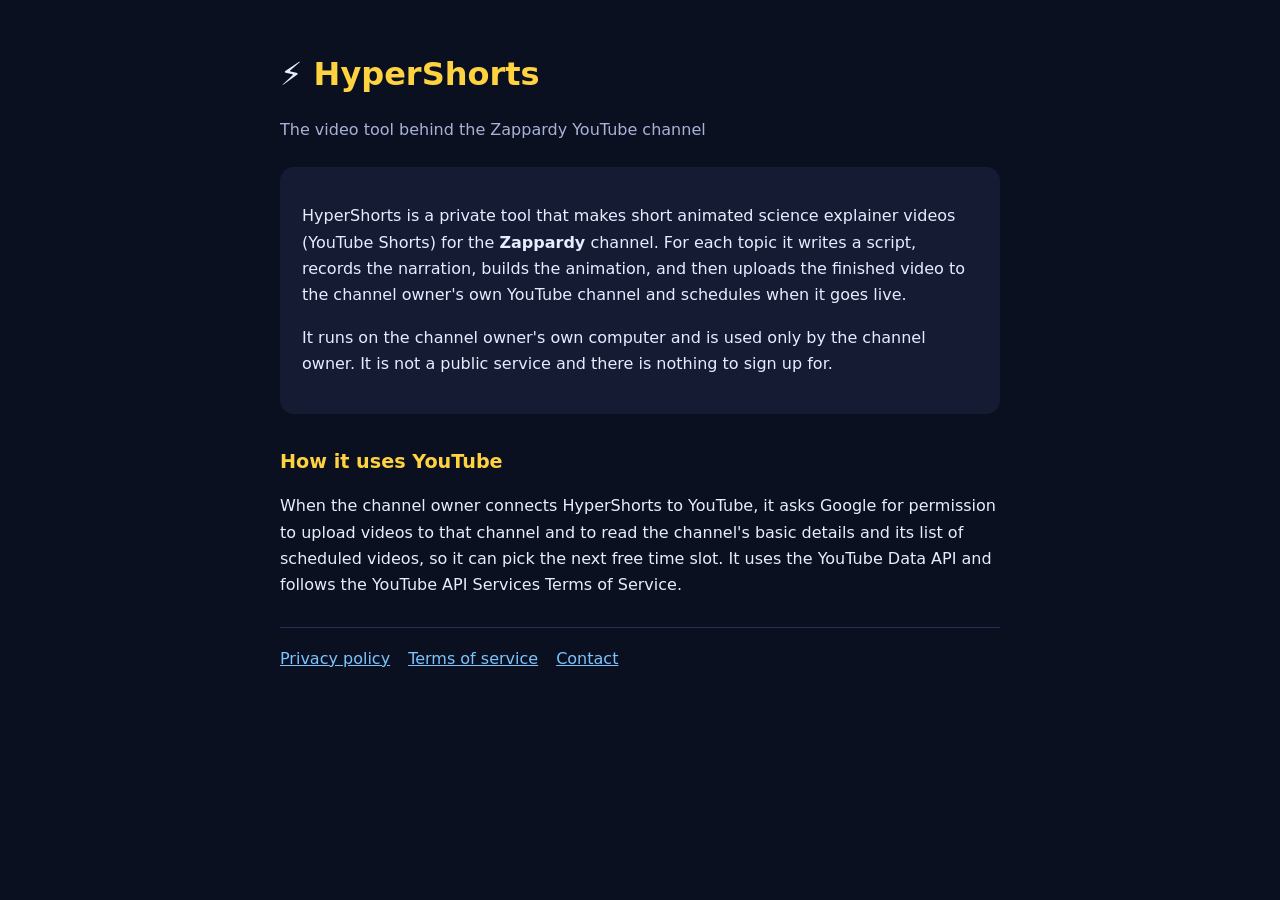
<file: index.html>
<!doctype html>
<html lang="en">
<head>
<meta charset="utf-8">
<meta name="viewport" content="width=device-width, initial-scale=1">
<title>HyperShorts</title>
<meta name="description" content="HyperShorts makes animated science explainer Shorts for the Zappardy YouTube channel.">
<link rel="stylesheet" href="style.css">
</head>
<body>
<main>
  <h1>⚡ <span>HyperShorts</span></h1>
  <p class="muted">The video tool behind the Zappardy YouTube channel</p>

  <div class="card">
    <p>HyperShorts is a private tool that makes short animated science explainer videos (YouTube Shorts) for the
    <strong>Zappardy</strong> channel. For each topic it writes a script, records the narration, builds the animation,
    and then uploads the finished video to the channel owner's own YouTube channel and schedules when it goes live.</p>
    <p>It runs on the channel owner's own computer and is used only by the channel owner. It is not a public service
    and there is nothing to sign up for.</p>
  </div>

  <h2>How it uses YouTube</h2>
  <p>When the channel owner connects HyperShorts to YouTube, it asks Google for permission to upload videos to that
  channel and to read the channel's basic details and its list of scheduled videos, so it can pick the next free time
  slot. It uses the YouTube Data API and follows the YouTube API Services Terms of Service.</p>

  <nav>
    <a href="privacy.html">Privacy policy</a>
    <a href="terms.html">Terms of service</a>
    <a href="mailto:noobkay4@gmail.com">Contact</a>
  </nav>
</main>
</body>
</html>
</file>
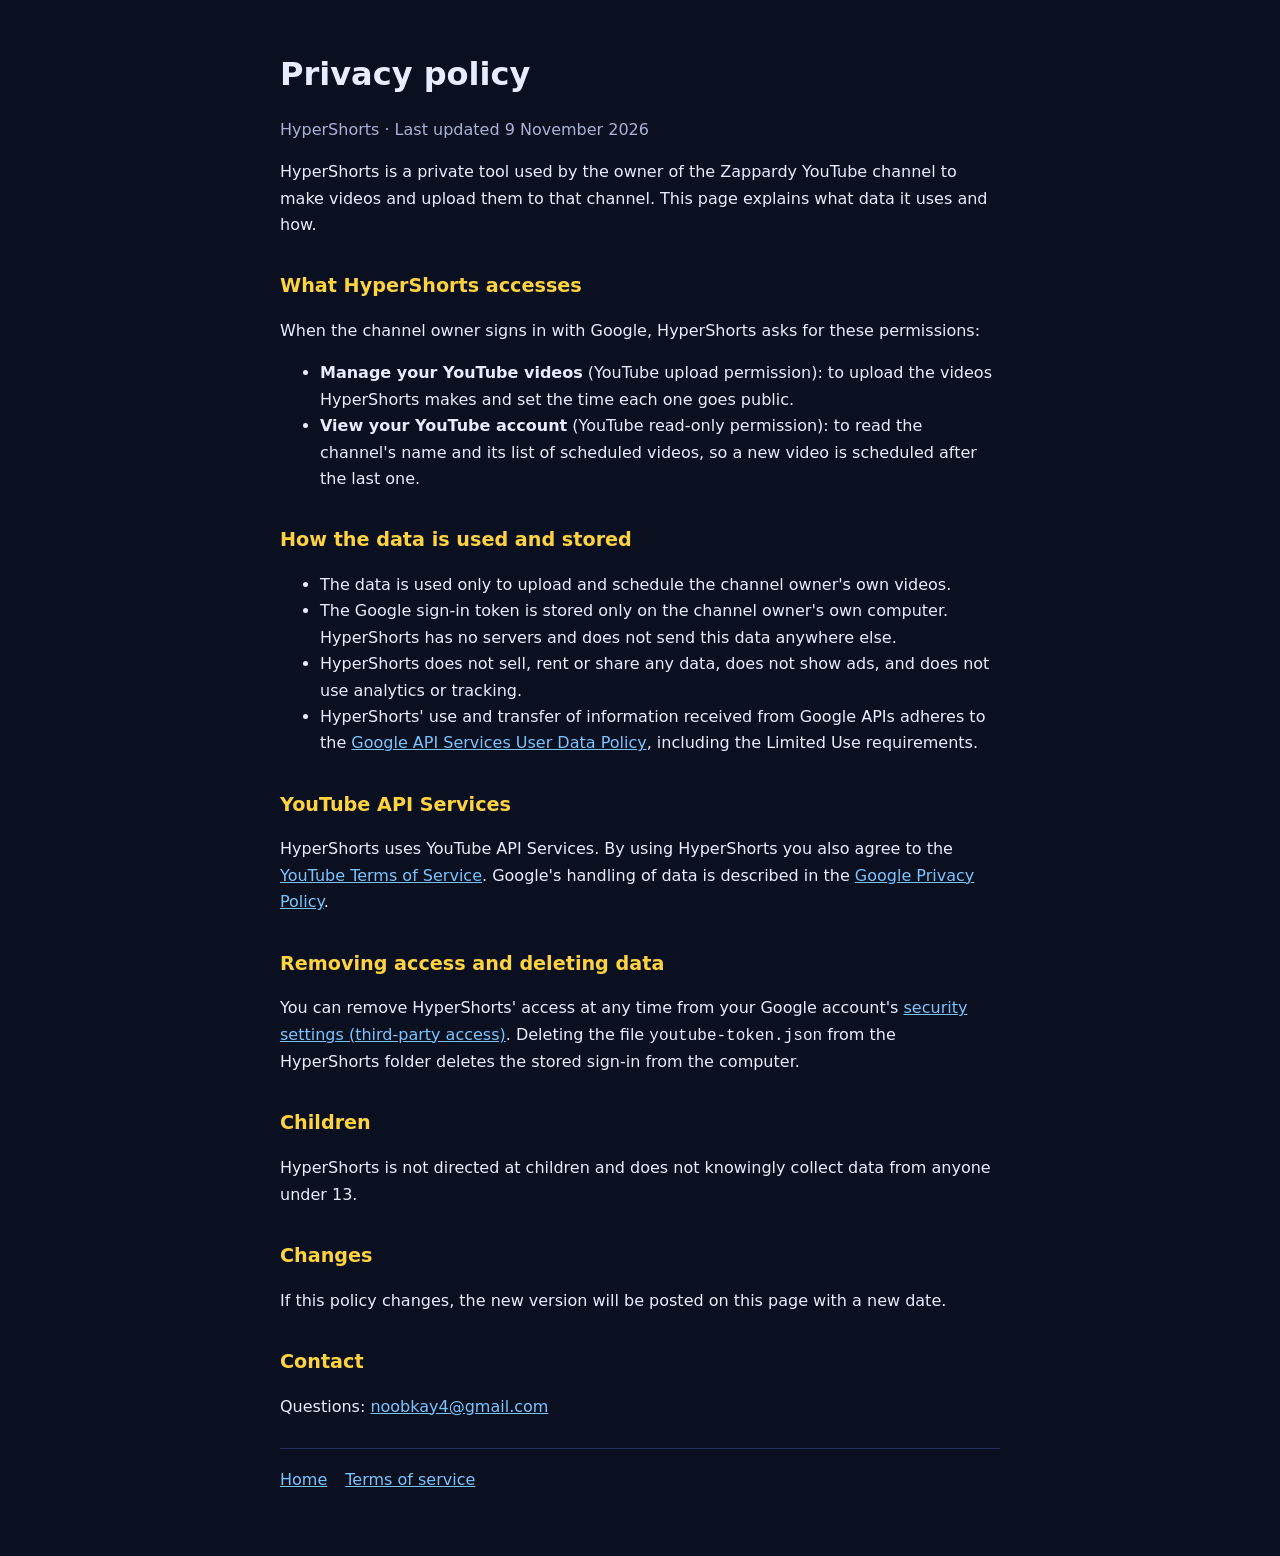
<file: privacy.html>
<!doctype html>
<html lang="en">
<head>
<meta charset="utf-8">
<meta name="viewport" content="width=device-width, initial-scale=1">
<title>HyperShorts privacy policy</title>
<link rel="stylesheet" href="style.css">
</head>
<body>
<main>
  <h1>Privacy policy</h1>
  <p class="muted">HyperShorts · Last updated 9 November 2026</p>

  <p>HyperShorts is a private tool used by the owner of the Zappardy YouTube channel to make videos and upload them to
  that channel. This page explains what data it uses and how.</p>

  <h2>What HyperShorts accesses</h2>
  <p>When the channel owner signs in with Google, HyperShorts asks for these permissions:</p>
  <ul>
    <li><strong>Manage your YouTube videos</strong> (YouTube upload permission): to upload the videos HyperShorts makes and set the time each one goes public.</li>
    <li><strong>View your YouTube account</strong> (YouTube read-only permission): to read the channel's name and its list of scheduled videos, so a new video is scheduled after the last one.</li>
  </ul>

  <h2>How the data is used and stored</h2>
  <ul>
    <li>The data is used only to upload and schedule the channel owner's own videos.</li>
    <li>The Google sign-in token is stored only on the channel owner's own computer. HyperShorts has no servers and does not send this data anywhere else.</li>
    <li>HyperShorts does not sell, rent or share any data, does not show ads, and does not use analytics or tracking.</li>
    <li>HyperShorts' use and transfer of information received from Google APIs adheres to the
      <a href="https://developers.google.com/terms/api-services-user-data-policy">Google API Services User Data Policy</a>,
      including the Limited Use requirements.</li>
  </ul>

  <h2>YouTube API Services</h2>
  <p>HyperShorts uses YouTube API Services. By using HyperShorts you also agree to the
  <a href="https://www.youtube.com/t/terms">YouTube Terms of Service</a>. Google's handling of data is described in the
  <a href="https://policies.google.com/privacy">Google Privacy Policy</a>.</p>

  <h2>Removing access and deleting data</h2>
  <p>You can remove HyperShorts' access at any time from your Google account's
  <a href="https://security.google.com/settings/security/permissions">security settings (third-party access)</a>.
  Deleting the file <code>youtube-token.json</code> from the HyperShorts folder deletes the stored sign-in from the computer.</p>

  <h2>Children</h2>
  <p>HyperShorts is not directed at children and does not knowingly collect data from anyone under 13.</p>

  <h2>Changes</h2>
  <p>If this policy changes, the new version will be posted on this page with a new date.</p>

  <h2>Contact</h2>
  <p>Questions: <a href="mailto:noobkay4@gmail.com">noobkay4@gmail.com</a></p>

  <nav>
    <a href="index.html">Home</a>
    <a href="terms.html">Terms of service</a>
  </nav>
</main>
</body>
</html>
</file>
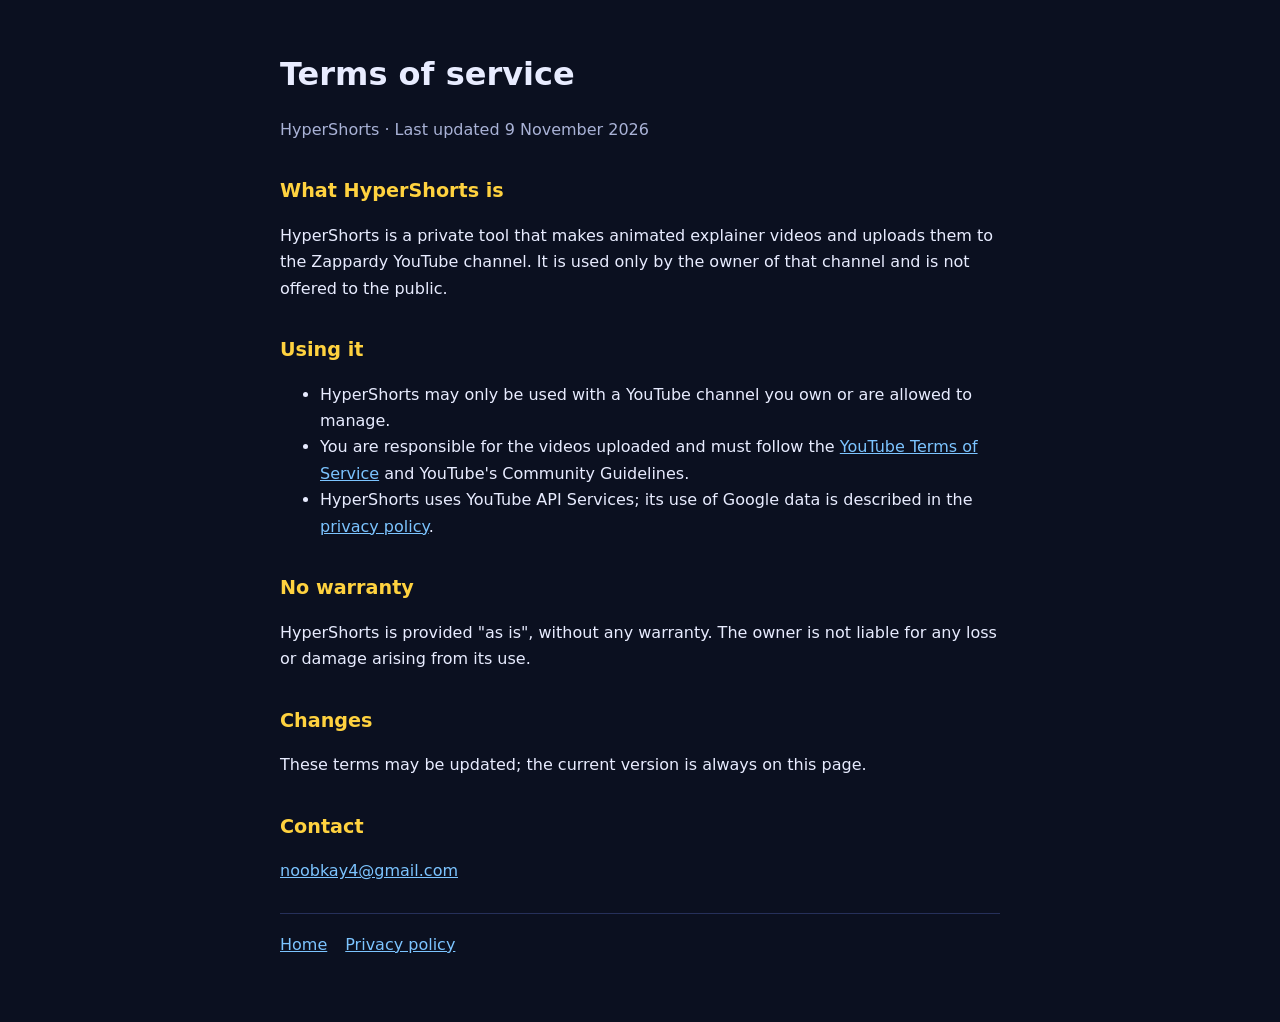
<file: terms.html>
<!doctype html>
<html lang="en">
<head>
<meta charset="utf-8">
<meta name="viewport" content="width=device-width, initial-scale=1">
<title>HyperShorts terms of service</title>
<link rel="stylesheet" href="style.css">
</head>
<body>
<main>
  <h1>Terms of service</h1>
  <p class="muted">HyperShorts · Last updated 9 November 2026</p>

  <h2>What HyperShorts is</h2>
  <p>HyperShorts is a private tool that makes animated explainer videos and uploads them to the Zappardy YouTube channel.
  It is used only by the owner of that channel and is not offered to the public.</p>

  <h2>Using it</h2>
  <ul>
    <li>HyperShorts may only be used with a YouTube channel you own or are allowed to manage.</li>
    <li>You are responsible for the videos uploaded and must follow the
      <a href="https://www.youtube.com/t/terms">YouTube Terms of Service</a> and YouTube's Community Guidelines.</li>
    <li>HyperShorts uses YouTube API Services; its use of Google data is described in the <a href="privacy.html">privacy policy</a>.</li>
  </ul>

  <h2>No warranty</h2>
  <p>HyperShorts is provided "as is", without any warranty. The owner is not liable for any loss or damage arising from its use.</p>

  <h2>Changes</h2>
  <p>These terms may be updated; the current version is always on this page.</p>

  <h2>Contact</h2>
  <p><a href="mailto:noobkay4@gmail.com">noobkay4@gmail.com</a></p>

  <nav>
    <a href="index.html">Home</a>
    <a href="privacy.html">Privacy policy</a>
  </nav>
</main>
</body>
</html>
</file>
<file: style.css>
:root{--bg:#0b1020;--card:#141b33;--text:#e8ecff;--muted:#a9b2d6;--accent:#ffd23f;--link:#7cc4ff}
*{box-sizing:border-box}
body{margin:0;background:var(--bg);color:var(--text);font:16px/1.65 system-ui,-apple-system,"Segoe UI",Roboto,sans-serif}
main{max-width:760px;margin:0 auto;padding:48px 20px 64px}
h1{font-size:2rem;margin:0 0 4px}
h1 span{color:var(--accent)}
h2{font-size:1.2rem;margin:32px 0 8px;color:var(--accent)}
p,li{color:var(--text)}
.muted{color:var(--muted)}
.card{background:var(--card);border-radius:14px;padding:20px 22px;margin:24px 0}
a{color:var(--link)}
nav{display:flex;gap:18px;flex-wrap:wrap;margin:28px 0 0;padding-top:18px;border-top:1px solid #26305a}
</file>
